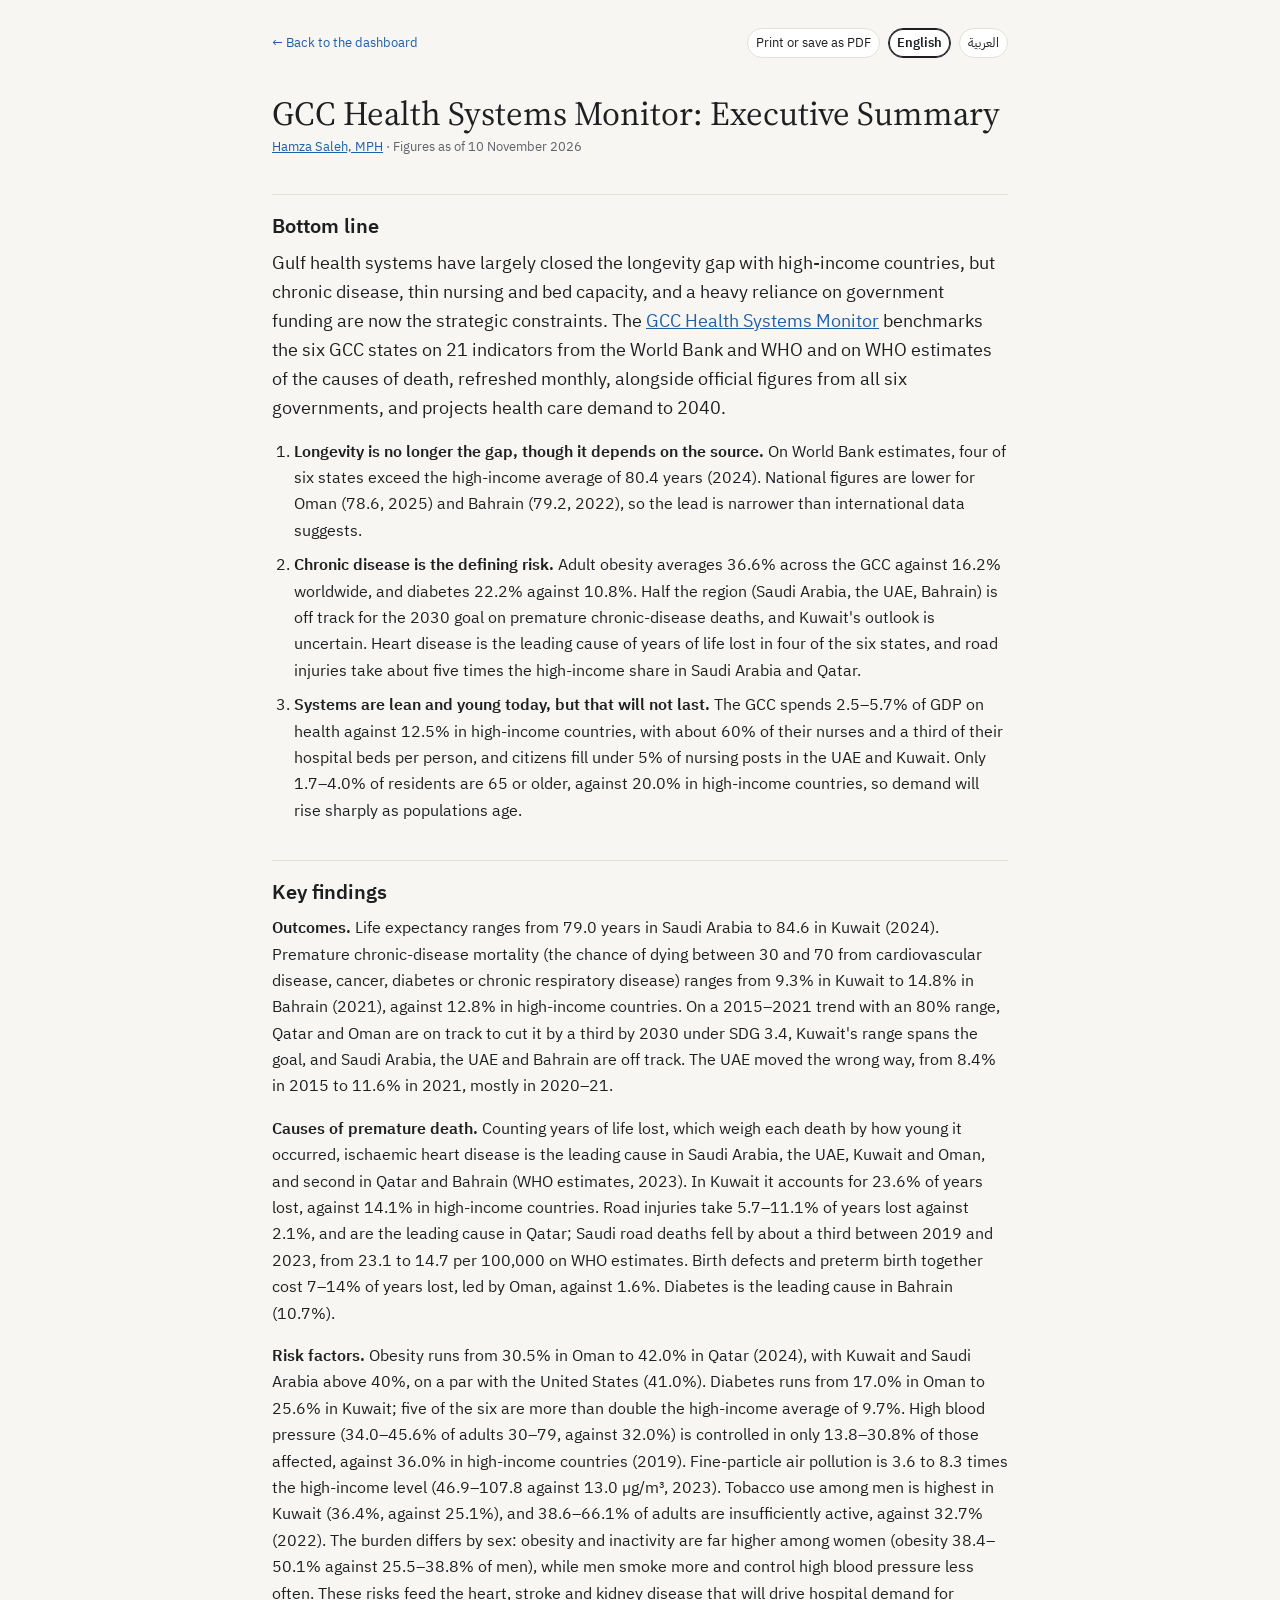
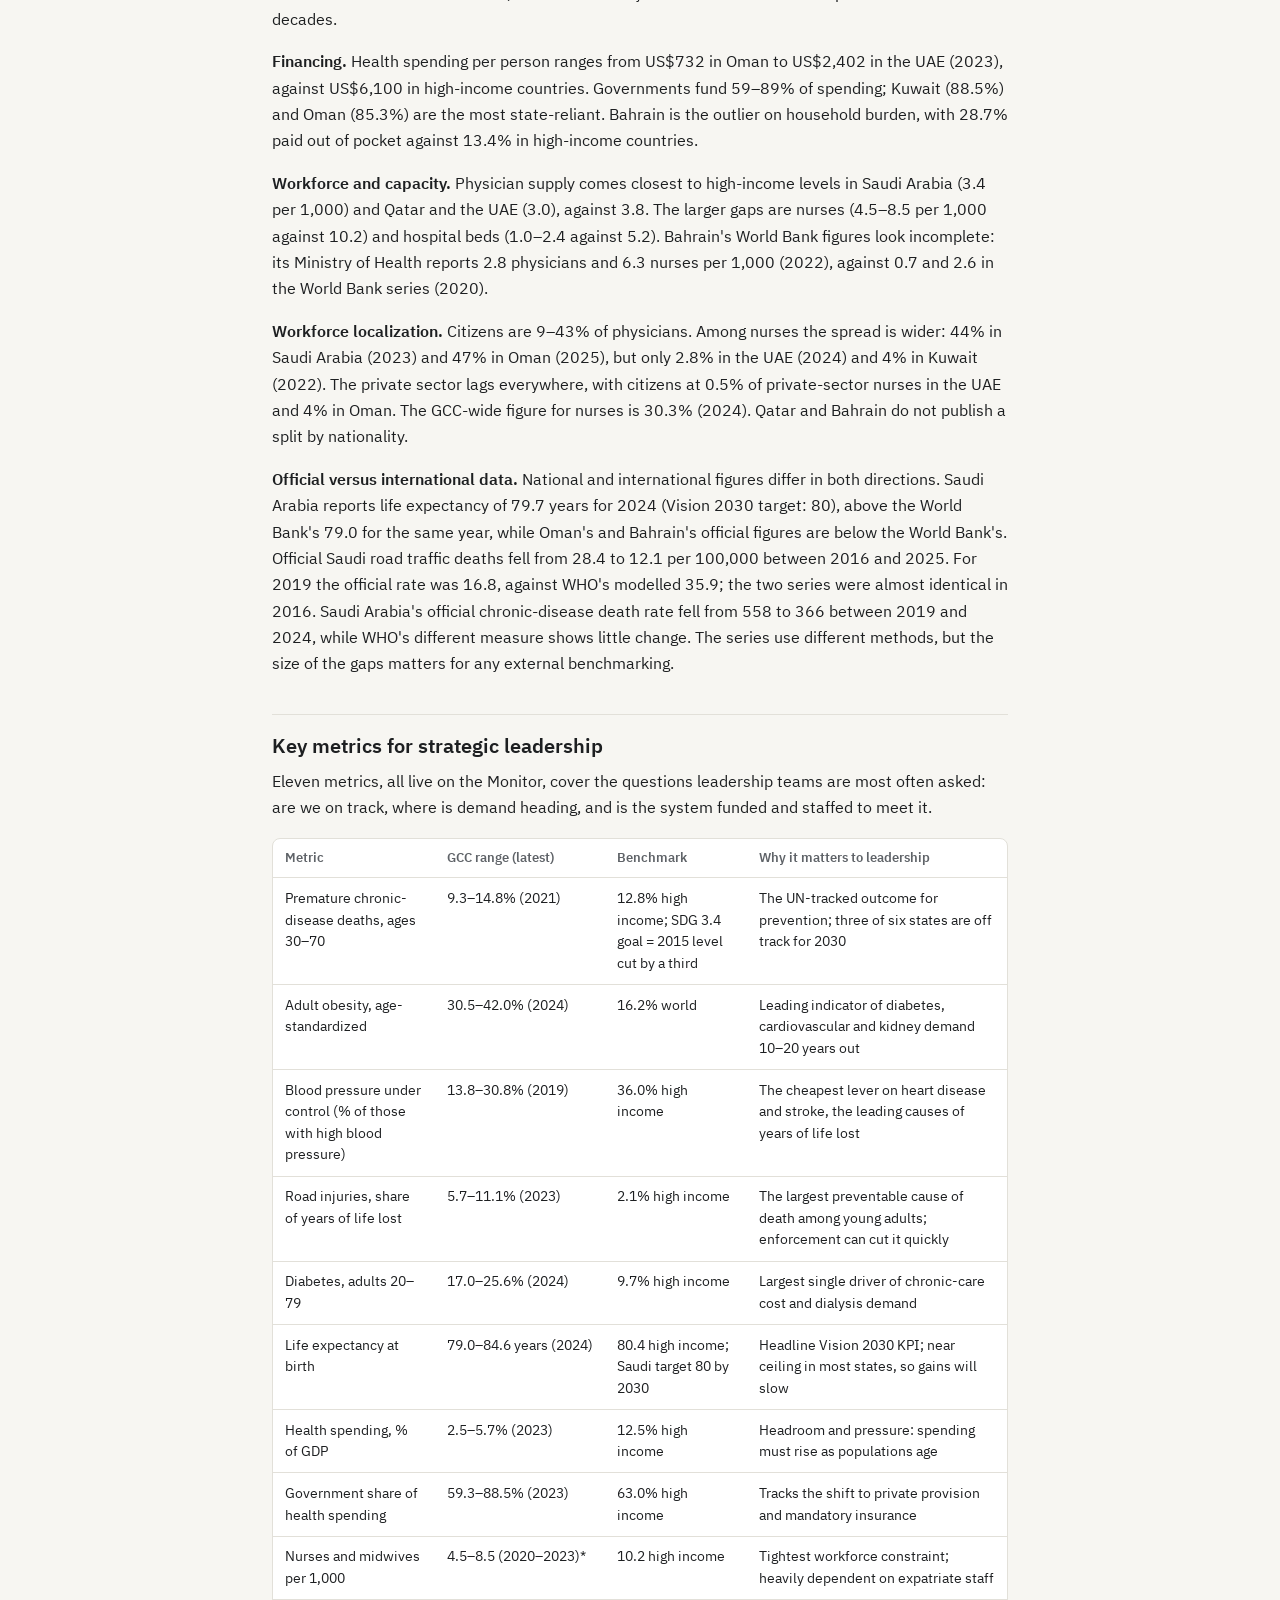
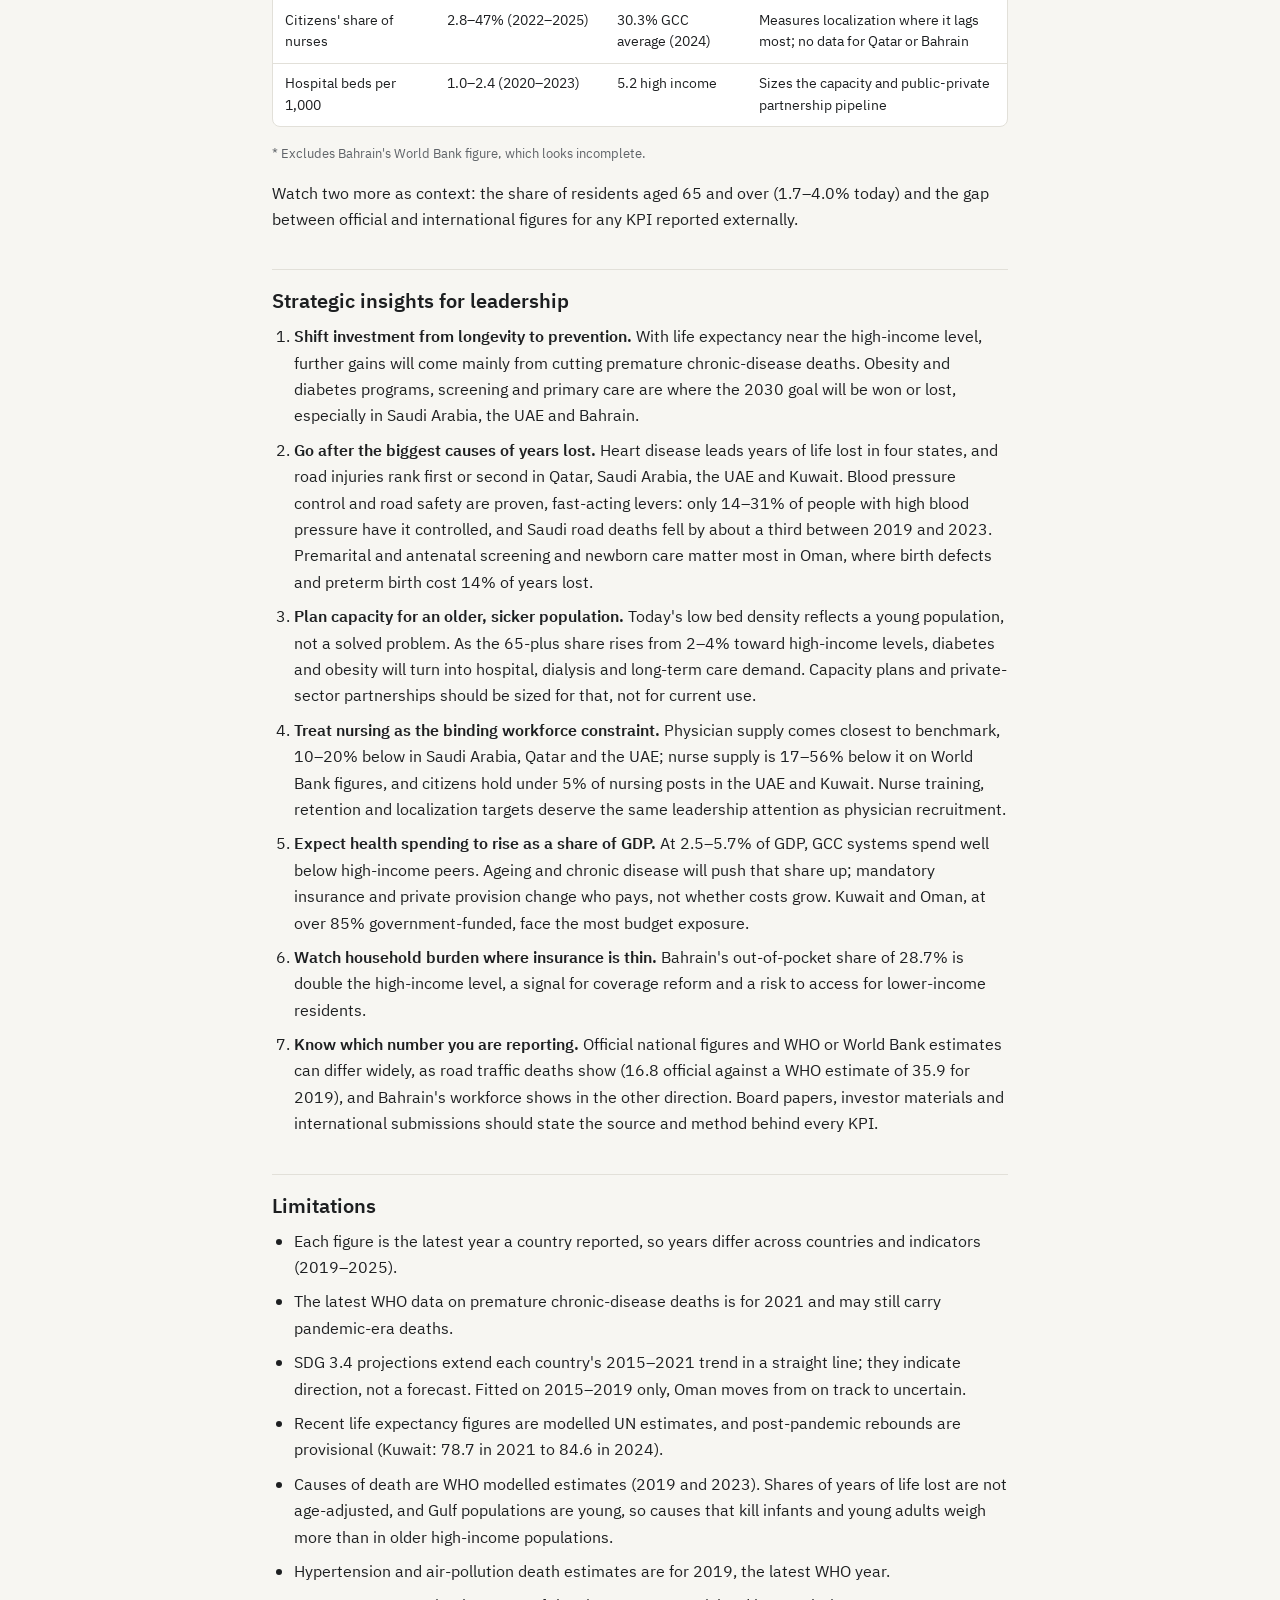
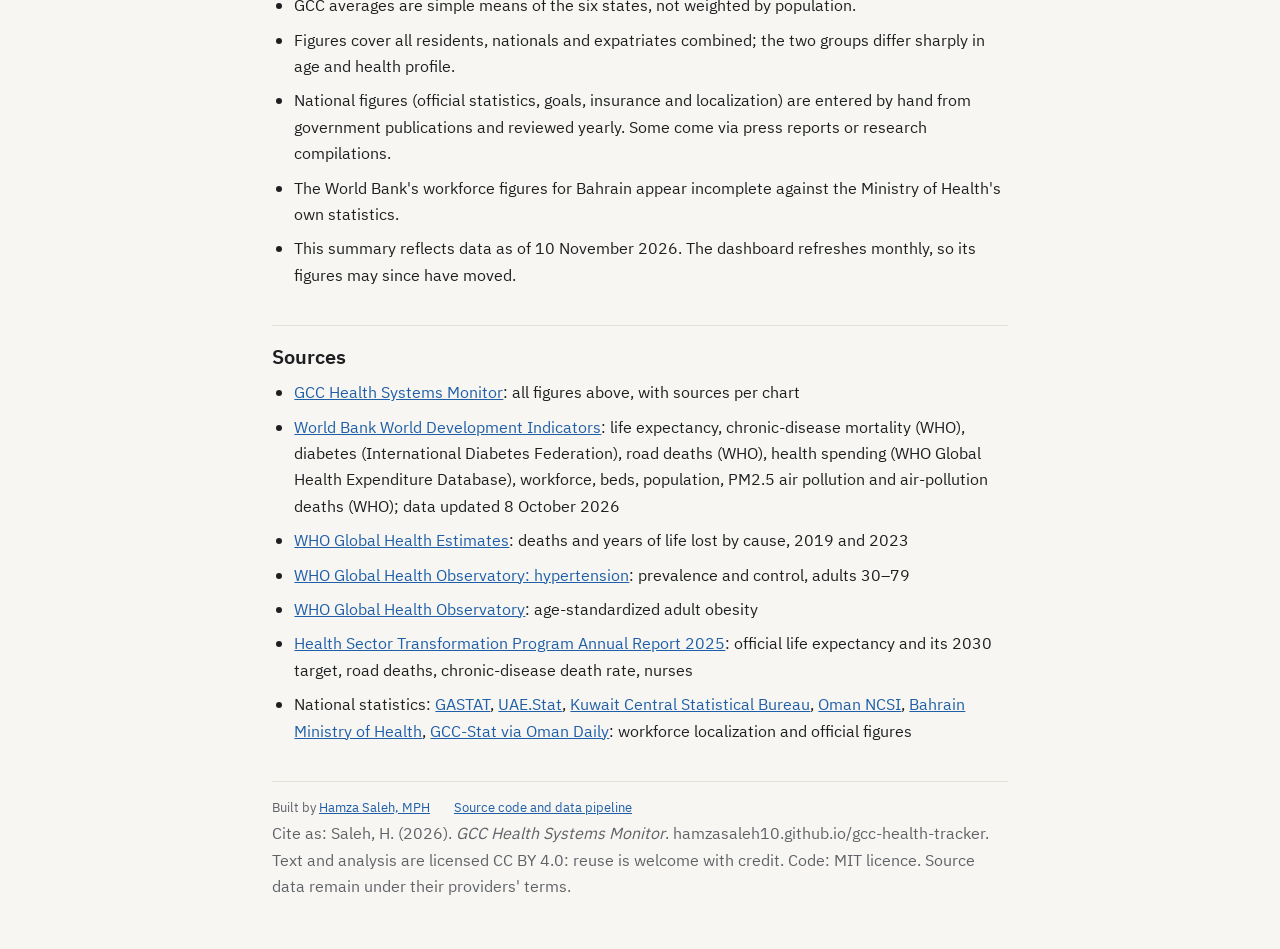
<file: summary.html>
<!doctype html>
<html lang="en" dir="ltr">
<head>
<meta charset="utf-8">
<meta name="viewport" content="width=device-width, initial-scale=1, viewport-fit=cover">
<title>Executive Summary · GCC Health Systems Monitor</title>
<meta name="description" content="Executive summary of the GCC Health Systems Monitor: key findings, eight metrics for strategic leadership and six strategic insights on Gulf health systems.">
<meta property="og:type" content="article">
<meta property="og:title" content="GCC Health Systems: Executive Summary">
<meta property="og:description" content="Key findings, metrics for strategic leadership and strategic insights on the six Gulf health systems. English and Arabic.">
<meta property="og:url" content="https://hamzasaleh10.github.io/gcc-health-tracker/summary.html">
<meta property="og:image" content="https://hamzasaleh10.github.io/gcc-health-tracker/assets/preview.png">
<meta name="twitter:card" content="summary_large_image">
<link rel="icon" href="data:image/svg+xml,%3Csvg xmlns='http://www.w3.org/2000/svg' viewBox='0 0 32 32'%3E%3Crect width='32' height='32' rx='7' fill='%231f5fa8'/%3E%3Cpath d='M9 22V14M16 22V9M23 22V17' stroke='white' stroke-width='3.2' stroke-linecap='round'/%3E%3C/svg%3E">
<link rel="preconnect" href="https://fonts.googleapis.com">
<link rel="preconnect" href="https://fonts.gstatic.com" crossorigin>
<link rel="stylesheet" href="https://fonts.googleapis.com/css2?family=IBM+Plex+Sans+Arabic:wght@400;500;600&family=Source+Serif+4:opsz,wght@8..60,400;8..60,600&display=swap">
<link rel="stylesheet" href="assets/site.css?v=20261107c">
<style>
.es { max-width: 46rem; margin-inline: auto; }
.es:not(.is-ar) [lang="ar"] { display: none !important; }
.es.is-ar [lang="en"] { display: none !important; }
.es.is-ar { direction: rtl; }
.es.is-ar p, .es.is-ar li, .es.is-ar td { line-height: 1.8; }
.es-top { display: flex; flex-wrap: wrap; align-items: center; gap: var(--cds-gap-sm); margin-bottom: var(--cds-gap-xl); }
.es-top a.back { margin-inline-end: auto; font-size: var(--cds-font-size-caption); text-decoration: none; }
.es-top a.back:hover { text-decoration: underline; }
.es-top button {
  font: inherit; font-size: var(--cds-font-size-caption); padding: var(--cds-pad-xs) var(--cds-pad-sm);
  border: 1px solid var(--color-border-line); border-radius: 999px; background: var(--color-panel);
  color: var(--color-fg); cursor: pointer;
}
.es-top button[aria-pressed="true"] { border-color: var(--color-fg); font-weight: 600; box-shadow: inset 0 0 0 1px var(--color-fg); }
.es h1 { font-family: var(--font-anthropic-serif); font-weight: 400; font-size: 2.1rem; line-height: 1.15; margin: 0 0 var(--cds-gap-xs); }
.es .byline { color: var(--color-fg-muted); font-size: var(--cds-font-size-caption); margin: 0 0 var(--cds-gap-xl); }
.es h2 { font-size: 1.25rem; font-weight: 600; margin: var(--cds-gap-xl) 0 var(--cds-gap-sm); padding-top: var(--cds-pad-md); border-top: 1px solid var(--color-border-line); }
.es p, .es li { font-size: 1rem; line-height: 1.65; }
.es p { margin: 0 0 var(--cds-gap-md); }
.es ol, .es ul { padding-inline-start: 1.4rem; margin: 0 0 var(--cds-gap-md); }
.es li { margin-bottom: var(--cds-gap-sm); }
.es .lead { font-size: 1.1rem; }
.es .tablewrap { overflow-x: auto; margin: 0 0 var(--cds-gap-md); border: 1px solid var(--color-border-line); border-radius: var(--cds-radius); background: var(--color-panel); }
.es table { border-collapse: collapse; width: 100%; font-size: 0.9rem; }
.es th, .es td { text-align: start; vertical-align: top; padding: 0.6rem 0.75rem; border-bottom: 1px solid var(--color-border-line); }
.es tr:last-child td { border-bottom: 0; }
.es th { font-weight: 600; color: var(--color-fg-muted); font-size: var(--cds-font-size-caption); white-space: nowrap; }
.es td:nth-child(2) { white-space: nowrap; font-variant-numeric: tabular-nums; }
.es .note { color: var(--color-fg-muted); font-size: var(--cds-font-size-caption); }
.es .callout { background: var(--color-panel); border: 1px solid var(--color-border-line); border-inline-start: 3px solid var(--chart-1); border-radius: var(--cds-radius); padding: var(--cds-pad-md) var(--cds-pad-lg); margin: 0 0 var(--cds-gap-md); }
@media print {
  :root { --color-bg: #fff; --color-panel: #fff; }
  .es-top, .site-foot a { display: none !important; }
  .site { padding: 0; }
  .es h2 { break-after: avoid; }
  .es .tablewrap, .es li { break-inside: avoid; }
  .es a { color: inherit; text-decoration: none; }
}
</style>
</head>
<body>
<main class="site">
<article class="es">

  <nav class="es-top" aria-label="Page">
    <a class="back" href="./"><span lang="en">← Back to the dashboard</span><span lang="ar">→ العودة إلى لوحة المؤشرات</span></a>
    <button type="button" class="print"><span lang="en">Print or save as PDF</span><span lang="ar">طباعة أو حفظ PDF</span></button>
    <button type="button" data-lang="en" aria-pressed="true">English</button>
    <button type="button" data-lang="ar" aria-pressed="false">العربية</button>
  </nav>

  <!-- ===================== ENGLISH ===================== -->
  <div lang="en">
    <h1>GCC Health Systems Monitor: Executive Summary</h1>
    <p class="byline"><a href="https://www.linkedin.com/in/hamza-saleh1/" target="_blank" rel="noopener">Hamza Saleh, MPH</a> · Figures as of 10 November 2026</p>

    <h2>Bottom line</h2>
    <p class="lead">Gulf health systems have largely closed the longevity gap with high-income countries, but chronic disease, thin nursing and bed capacity, and a heavy reliance on government funding are now the strategic constraints. The <a href="./">GCC Health Systems Monitor</a> benchmarks the six GCC states on 21 indicators from the World Bank and WHO and on WHO estimates of the causes of death, refreshed monthly, alongside official figures from all six governments, and projects health care demand to 2040.</p>
    <ol>
      <li><strong>Longevity is no longer the gap, though it depends on the source.</strong> On World Bank estimates, four of six states exceed the high-income average of 80.4 years (2024). National figures are lower for Oman (78.6, 2025) and Bahrain (79.2, 2022), so the lead is narrower than international data suggests.</li>
      <li><strong>Chronic disease is the defining risk.</strong> Adult obesity averages 36.6% across the GCC against 16.2% worldwide, and diabetes 22.2% against 10.8%. Half the region (Saudi Arabia, the UAE, Bahrain) is off track for the 2030 goal on premature chronic-disease deaths, and Kuwait's outlook is uncertain. Heart disease is the leading cause of years of life lost in four of the six states, and road injuries take about five times the high-income share in Saudi Arabia and Qatar.</li>
      <li><strong>Systems are lean and young today, but that will not last.</strong> The GCC spends 2.5–5.7% of GDP on health against 12.5% in high-income countries, with about 60% of their nurses and a third of their hospital beds per person, and citizens fill under 5% of nursing posts in the UAE and Kuwait. Only 1.7–4.0% of residents are 65 or older, against 20.0% in high-income countries, so demand will rise sharply as populations age.</li>
    </ol>

    <h2>Key findings</h2>
    <p><strong>Outcomes.</strong> Life expectancy ranges from 79.0 years in Saudi Arabia to 84.6 in Kuwait (2024). Premature chronic-disease mortality (the chance of dying between 30 and 70 from cardiovascular disease, cancer, diabetes or chronic respiratory disease) ranges from 9.3% in Kuwait to 14.8% in Bahrain (2021), against 12.8% in high-income countries. On a 2015–2021 trend with an 80% range, Qatar and Oman are on track to cut it by a third by 2030 under SDG 3.4, Kuwait's range spans the goal, and Saudi Arabia, the UAE and Bahrain are off track. The UAE moved the wrong way, from 8.4% in 2015 to 11.6% in 2021, mostly in 2020–21.</p>
    <p><strong>Causes of premature death.</strong> Counting years of life lost, which weigh each death by how young it occurred, ischaemic heart disease is the leading cause in Saudi Arabia, the UAE, Kuwait and Oman, and second in Qatar and Bahrain (WHO estimates, 2023). In Kuwait it accounts for 23.6% of years lost, against 14.1% in high-income countries. Road injuries take 5.7–11.1% of years lost against 2.1%, and are the leading cause in Qatar; Saudi road deaths fell by about a third between 2019 and 2023, from 23.1 to 14.7 per 100,000 on WHO estimates. Birth defects and preterm birth together cost 7–14% of years lost, led by Oman, against 1.6%. Diabetes is the leading cause in Bahrain (10.7%).</p>
    <p><strong>Risk factors.</strong> Obesity runs from 30.5% in Oman to 42.0% in Qatar (2024), with Kuwait and Saudi Arabia above 40%, on a par with the United States (41.0%). Diabetes runs from 17.0% in Oman to 25.6% in Kuwait; five of the six are more than double the high-income average of 9.7%. High blood pressure (34.0–45.6% of adults 30–79, against 32.0%) is controlled in only 13.8–30.8% of those affected, against 36.0% in high-income countries (2019). Fine-particle air pollution is 3.6 to 8.3 times the high-income level (46.9–107.8 against 13.0 µg/m³, 2023). Tobacco use among men is highest in Kuwait (36.4%, against 25.1%), and 38.6–66.1% of adults are insufficiently active, against 32.7% (2022). The burden differs by sex: obesity and inactivity are far higher among women (obesity 38.4–50.1% against 25.5–38.8% of men), while men smoke more and control high blood pressure less often. These risks feed the heart, stroke and kidney disease that will drive hospital demand for decades.</p>
    <p><strong>Financing.</strong> Health spending per person ranges from US$732 in Oman to US$2,402 in the UAE (2023), against US$6,100 in high-income countries. Governments fund 59–89% of spending; Kuwait (88.5%) and Oman (85.3%) are the most state-reliant. Bahrain is the outlier on household burden, with 28.7% paid out of pocket against 13.4% in high-income countries.</p>
    <p><strong>Workforce and capacity.</strong> Physician supply comes closest to high-income levels in Saudi Arabia (3.4 per 1,000) and Qatar and the UAE (3.0), against 3.8. The larger gaps are nurses (4.5–8.5 per 1,000 against 10.2) and hospital beds (1.0–2.4 against 5.2). Bahrain's World Bank figures look incomplete: its Ministry of Health reports 2.8 physicians and 6.3 nurses per 1,000 (2022), against 0.7 and 2.6 in the World Bank series (2020).</p>
    <p><strong>Workforce localization.</strong> Citizens are 9–43% of physicians. Among nurses the spread is wider: 44% in Saudi Arabia (2023) and 47% in Oman (2025), but only 2.8% in the UAE (2024) and 4% in Kuwait (2022). The private sector lags everywhere, with citizens at 0.5% of private-sector nurses in the UAE and 4% in Oman. The GCC-wide figure for nurses is 30.3% (2024). Qatar and Bahrain do not publish a split by nationality.</p>
    <p><strong>Official versus international data.</strong> National and international figures differ in both directions. Saudi Arabia reports life expectancy of 79.7 years for 2024 (Vision 2030 target: 80), above the World Bank's 79.0 for the same year, while Oman's and Bahrain's official figures are below the World Bank's. Official Saudi road traffic deaths fell from 28.4 to 12.1 per 100,000 between 2016 and 2025. For 2019 the official rate was 16.8, against WHO's modelled 35.9; the two series were almost identical in 2016. Saudi Arabia's official chronic-disease death rate fell from 558 to 366 between 2019 and 2024, while WHO's different measure shows little change. The series use different methods, but the size of the gaps matters for any external benchmarking.</p>

    <h2>Key metrics for strategic leadership</h2>
    <p>Eleven metrics, all live on the Monitor, cover the questions leadership teams are most often asked: are we on track, where is demand heading, and is the system funded and staffed to meet it.</p>
    <div class="tablewrap">
      <table>
        <thead><tr><th>Metric</th><th>GCC range (latest)</th><th>Benchmark</th><th>Why it matters to leadership</th></tr></thead>
        <tbody>
          <tr><td>Premature chronic-disease deaths, ages 30–70</td><td>9.3–14.8% (2021)</td><td>12.8% high income; SDG 3.4 goal = 2015 level cut by a third</td><td>The UN-tracked outcome for prevention; three of six states are off track for 2030</td></tr>
          <tr><td>Adult obesity, age-standardized</td><td>30.5–42.0% (2024)</td><td>16.2% world</td><td>Leading indicator of diabetes, cardiovascular and kidney demand 10–20 years out</td></tr>
          <tr><td>Blood pressure under control (% of those with high blood pressure)</td><td>13.8–30.8% (2019)</td><td>36.0% high income</td><td>The cheapest lever on heart disease and stroke, the leading causes of years of life lost</td></tr>
          <tr><td>Road injuries, share of years of life lost</td><td>5.7–11.1% (2023)</td><td>2.1% high income</td><td>The largest preventable cause of death among young adults; enforcement can cut it quickly</td></tr>
          <tr><td>Diabetes, adults 20–79</td><td>17.0–25.6% (2024)</td><td>9.7% high income</td><td>Largest single driver of chronic-care cost and dialysis demand</td></tr>
          <tr><td>Life expectancy at birth</td><td>79.0–84.6 years (2024)</td><td>80.4 high income; Saudi target 80 by 2030</td><td>Headline Vision 2030 KPI; near ceiling in most states, so gains will slow</td></tr>
          <tr><td>Health spending, % of GDP</td><td>2.5–5.7% (2023)</td><td>12.5% high income</td><td>Headroom and pressure: spending must rise as populations age</td></tr>
          <tr><td>Government share of health spending</td><td>59.3–88.5% (2023)</td><td>63.0% high income</td><td>Tracks the shift to private provision and mandatory insurance</td></tr>
          <tr><td>Nurses and midwives per 1,000</td><td>4.5–8.5 (2020–2023)*</td><td>10.2 high income</td><td>Tightest workforce constraint; heavily dependent on expatriate staff</td></tr>
          <tr><td>Citizens' share of nurses</td><td>2.8–47% (2022–2025)</td><td>30.3% GCC average (2024)</td><td>Measures localization where it lags most; no data for Qatar or Bahrain</td></tr>
          <tr><td>Hospital beds per 1,000</td><td>1.0–2.4 (2020–2023)</td><td>5.2 high income</td><td>Sizes the capacity and public-private partnership pipeline</td></tr>
        </tbody>
      </table>
    </div>
    <p class="note">* Excludes Bahrain's World Bank figure, which looks incomplete.</p>
    <p>Watch two more as context: the share of residents aged 65 and over (1.7–4.0% today) and the gap between official and international figures for any KPI reported externally.</p>

    <h2>Strategic insights for leadership</h2>
    <ol>
      <li><strong>Shift investment from longevity to prevention.</strong> With life expectancy near the high-income level, further gains will come mainly from cutting premature chronic-disease deaths. Obesity and diabetes programs, screening and primary care are where the 2030 goal will be won or lost, especially in Saudi Arabia, the UAE and Bahrain.</li>
      <li><strong>Go after the biggest causes of years lost.</strong> Heart disease leads years of life lost in four states, and road injuries rank first or second in Qatar, Saudi Arabia, the UAE and Kuwait. Blood pressure control and road safety are proven, fast-acting levers: only 14–31% of people with high blood pressure have it controlled, and Saudi road deaths fell by about a third between 2019 and 2023. Premarital and antenatal screening and newborn care matter most in Oman, where birth defects and preterm birth cost 14% of years lost.</li>
      <li><strong>Plan capacity for an older, sicker population.</strong> Today's low bed density reflects a young population, not a solved problem. As the 65-plus share rises from 2–4% toward high-income levels, diabetes and obesity will turn into hospital, dialysis and long-term care demand. Capacity plans and private-sector partnerships should be sized for that, not for current use.</li>
      <li><strong>Treat nursing as the binding workforce constraint.</strong> Physician supply comes closest to benchmark, 10–20% below in Saudi Arabia, Qatar and the UAE; nurse supply is 17–56% below it on World Bank figures, and citizens hold under 5% of nursing posts in the UAE and Kuwait. Nurse training, retention and localization targets deserve the same leadership attention as physician recruitment.</li>
      <li><strong>Expect health spending to rise as a share of GDP.</strong> At 2.5–5.7% of GDP, GCC systems spend well below high-income peers. Ageing and chronic disease will push that share up; mandatory insurance and private provision change who pays, not whether costs grow. Kuwait and Oman, at over 85% government-funded, face the most budget exposure.</li>
      <li><strong>Watch household burden where insurance is thin.</strong> Bahrain's out-of-pocket share of 28.7% is double the high-income level, a signal for coverage reform and a risk to access for lower-income residents.</li>
      <li><strong>Know which number you are reporting.</strong> Official national figures and WHO or World Bank estimates can differ widely, as road traffic deaths show (16.8 official against a WHO estimate of 35.9 for 2019), and Bahrain's workforce shows in the other direction. Board papers, investor materials and international submissions should state the source and method behind every KPI.</li>
    </ol>

    <h2>Limitations</h2>
    <ul>
      <li>Each figure is the latest year a country reported, so years differ across countries and indicators (2019–2025).</li>
      <li>The latest WHO data on premature chronic-disease deaths is for 2021 and may still carry pandemic-era deaths.</li>
      <li>SDG 3.4 projections extend each country's 2015–2021 trend in a straight line; they indicate direction, not a forecast. Fitted on 2015–2019 only, Oman moves from on track to uncertain.</li>
      <li>Recent life expectancy figures are modelled UN estimates, and post-pandemic rebounds are provisional (Kuwait: 78.7 in 2021 to 84.6 in 2024).</li>
      <li>Causes of death are WHO modelled estimates (2019 and 2023). Shares of years of life lost are not age-adjusted, and Gulf populations are young, so causes that kill infants and young adults weigh more than in older high-income populations.</li>
      <li>Hypertension and air-pollution death estimates are for 2019, the latest WHO year.</li>
      <li>GCC averages are simple means of the six states, not weighted by population.</li>
      <li>Figures cover all residents, nationals and expatriates combined; the two groups differ sharply in age and health profile.</li>
      <li>National figures (official statistics, goals, insurance and localization) are entered by hand from government publications and reviewed yearly. Some come via press reports or research compilations.</li>
      <li>The World Bank's workforce figures for Bahrain appear incomplete against the Ministry of Health's own statistics.</li>
      <li>This summary reflects data as of 10 November 2026. The dashboard refreshes monthly, so its figures may since have moved.</li>
    </ul>

    <h2>Sources</h2>
    <ul>
      <li><a href="./">GCC Health Systems Monitor</a>: all figures above, with sources per chart</li>
      <li><a href="https://data.worldbank.org/indicator">World Bank World Development Indicators</a>: life expectancy, chronic-disease mortality (WHO), diabetes (International Diabetes Federation), road deaths (WHO), health spending (WHO Global Health Expenditure Database), workforce, beds, population, PM2.5 air pollution and air-pollution deaths (WHO); data updated 8 October 2026</li>
      <li><a href="https://www.who.int/data/global-health-estimates">WHO Global Health Estimates</a>: deaths and years of life lost by cause, 2019 and 2023</li>
      <li><a href="https://data.who.int/indicators/i/608DE39">WHO Global Health Observatory: hypertension</a>: prevalence and control, adults 30–79</li>
      <li><a href="https://www.who.int/data/gho/data/indicators/indicator-details/GHO/prevalence-of-obesity-among-adults-bmi--30-(age-standardized-estimate)-(-)">WHO Global Health Observatory</a>: age-standardized adult obesity</li>
      <li><a href="https://www.vision2030.gov.sa/media/y0pc5yc3/health-sector-transformation-report-2025-en.pdf">Health Sector Transformation Program Annual Report 2025</a>: official life expectancy and its 2030 target, road deaths, chronic-disease death rate, nurses</li>
      <li>National statistics: <a href="https://www.stats.gov.sa/documents/d/guest/healthcare-establishments-and-workforce-statistics-2023en-pdf">GASTAT</a>, <a href="https://uaestat.fcsc.gov.ae/">UAE.Stat</a>, <a href="https://www.csb.gov.kw/Pages/Statistics?ID=18&amp;ParentCatID=2">Kuwait Central Statistical Bureau</a>, <a href="https://api.ncsi.gov.om/uploads/pdfs/health_statistics_2026_1788850586.pdf">Oman NCSI</a>, <a href="https://www.moh.gov.bh/Content/Upload/File/638728900890233427-Annual-Health-Statistic-2021-2022--Report_en.pdf">Bahrain Ministry of Health</a>, <a href="https://www.omandaily.om/article/1201459">GCC-Stat via Oman Daily</a>: workforce localization and official figures</li>
    </ul>
  </div>

  <!-- ===================== ARABIC ===================== -->
  <div lang="ar">
    <h1>مرصد الأنظمة الصحية في دول مجلس التعاون الخليجي: الملخص التنفيذي</h1>
    <p class="byline"><a href="https://www.linkedin.com/in/hamza-saleh1/" target="_blank" rel="noopener">حمزة صالح، ماجستير الصحة العامة</a> · الأرقام حتى 10 نوفمبر 2026</p>

    <h2>الخلاصة</h2>
    <p class="lead">سدّت الأنظمة الصحية الخليجية إلى حد كبير فجوة متوسط العمر المتوقع مع الدول مرتفعة الدخل، لكن الأمراض المزمنة، ومحدودية أعداد الممرضين والأسرّة، والاعتماد الكبير على التمويل الحكومي باتت اليوم القيود الاستراتيجية الرئيسية. يقارن <a href="./?lang=ar">مرصد الأنظمة الصحية</a> الدول الست في 21 مؤشرًا من البنك الدولي ومنظمة الصحة العالمية وفي تقديرات المنظمة لأسباب الوفاة، تُحدَّث شهريًا، إلى جانب الأرقام الرسمية للحكومات الست، ويُسقط الطلب على الرعاية الصحية حتى 2040.</p>
    <ol>
      <li><strong>لم يعد متوسط العمر المتوقع هو الفجوة، وإن اختلف ذلك حسب المصدر.</strong> وفق تقديرات البنك الدولي تتجاوز أربع دول من الست متوسط الدول مرتفعة الدخل البالغ 80.4 سنة (2024)، لكن الأرقام الوطنية أدنى لعُمان (78.6، 2025) والبحرين (79.2، 2022)، لذا فالتقدم أضيق مما توحي به البيانات الدولية.</li>
      <li><strong>الأمراض المزمنة هي الخطر الأبرز.</strong> يبلغ متوسط السمنة لدى البالغين 36.6% في دول المجلس مقابل 16.2% عالميًا، والسكري 22.2% مقابل 10.8%. ونصف دول المنطقة (السعودية والإمارات والبحرين) خارج المسار لتحقيق هدف 2030 الخاص بالوفيات المبكرة بالأمراض المزمنة، ووضع الكويت غير محسوم. ومرض القلب الإقفاري هو السبب الأول لسنوات العمر المفقودة في أربع دول من الست، وتستحوذ إصابات الطرق على نحو خمسة أضعاف نسبة الدول مرتفعة الدخل في السعودية وقطر.</li>
      <li><strong>الأنظمة رشيقة وشابة اليوم، لكن ذلك لن يدوم.</strong> تنفق دول المجلس 2.5–5.7% من ناتجها المحلي الإجمالي على الصحة مقابل 12.5% في الدول مرتفعة الدخل، ولديها نحو 60% من أعداد الممرضين وثلث أسرّة المستشفيات للفرد، ولا يشغل المواطنون سوى أقل من 5% من وظائف التمريض في الإمارات والكويت. ولا تتجاوز نسبة من هم في سن 65 فأكثر 1.7–4.0% من السكان مقابل 20.0% في الدول مرتفعة الدخل، لذا سيرتفع الطلب بحدة مع تقدّم السكان في العمر.</li>
    </ol>

    <h2>أبرز النتائج</h2>
    <p><strong>النتائج الصحية.</strong> يتراوح متوسط العمر المتوقع بين 79.0 سنة في السعودية و84.6 سنة في الكويت (2024). ويتراوح معدل الوفيات المبكرة بالأمراض المزمنة (احتمال الوفاة بين 30 و70 عامًا بسبب أمراض القلب والأوعية الدموية أو السرطان أو السكري أو أمراض الجهاز التنفسي المزمنة) بين 9.3% في الكويت و14.8% في البحرين (2021)، مقابل 12.8% في الدول مرتفعة الدخل. ووفق اتجاه 2015–2021 بنطاق ثقة 80%، تسير قطر وعُمان على المسار الصحيح لخفضه بمقدار الثلث بحلول 2030 وفق الهدف 3.4، ويتقاطع نطاق الكويت مع الهدف، بينما السعودية والإمارات والبحرين خارج المسار. وتحركت الإمارات في الاتجاه المعاكس من 8.4% عام 2015 إلى 11.6% عام 2021، ومعظم الارتفاع في 2020–2021.</p>
    <p><strong>أسباب الوفاة المبكرة.</strong> باحتساب سنوات العمر المفقودة، التي تزن كل وفاة بحسب العمر الذي وقعت فيه، يُعد مرض القلب الإقفاري السبب الأول في السعودية والإمارات والكويت وعُمان، والثاني في قطر والبحرين (تقديرات منظمة الصحة العالمية، 2023). وفي الكويت يمثل 23.6% من السنوات المفقودة مقابل 14.1% في الدول مرتفعة الدخل. وتستحوذ إصابات الطرق على 5.7–11.1% من السنوات المفقودة مقابل 2.1%، وهي السبب الأول في قطر؛ وانخفضت وفيات الطرق في السعودية بنحو الثلث بين 2019 و2023، من 23.1 إلى 14.7 لكل 100,000 وفق تقديرات المنظمة. وتكلّف العيوب الخلقية والولادة المبكرة معًا 7–14% من السنوات المفقودة، وتتصدرها عُمان، مقابل 1.6%. والسكري هو السبب الأول في البحرين (10.7%).</p>
    <p><strong>عوامل الخطر.</strong> تتراوح السمنة بين 30.5% في عُمان و42.0% في قطر (2024)، وتتجاوز 40% في الكويت والسعودية، أي ما يعادل مستوى الولايات المتحدة (41.0%). ويتراوح السكري بين 17.0% في عُمان و25.6% في الكويت، وتتجاوز خمس دول من الست ضعف متوسط الدول مرتفعة الدخل البالغ 9.7%. ولا يخضع ارتفاع ضغط الدم (34.0–45.6% من البالغين 30–79 عامًا مقابل 32.0%) للسيطرة إلا لدى 13.8–30.8% من المصابين، مقابل 36.0% في الدول مرتفعة الدخل (2019). ويبلغ التلوث بالجسيمات الدقيقة 3.6 إلى 8.3 أضعاف مستوى الدول مرتفعة الدخل (46.9–107.8 مقابل 13.0 ميكروغرام/م³، 2023). ويبلغ تعاطي التبغ بين الرجال أعلاه في الكويت (36.4% مقابل 25.1%)، ويفتقر 38.6–66.1% من البالغين إلى النشاط البدني الكافي مقابل 32.7% (2022). ويختلف العبء حسب الجنس: فالسمنة والخمول أعلى بكثير بين النساء (السمنة 38.4–50.1% مقابل 25.5–38.8% لدى الرجال)، بينما يدخّن الرجال أكثر ويسيطرون على ارتفاع ضغط الدم أقل. وتغذي هذه المخاطر أمراض القلب والسكتة الدماغية والكلى التي ستقود الطلب على المستشفيات لعقود.</p>
    <p><strong>التمويل.</strong> يتراوح الإنفاق الصحي للفرد بين 732 دولارًا أمريكيًا في عُمان و2,402 دولار في الإمارات (2023)، مقابل 6,100 دولار في الدول مرتفعة الدخل. وتموّل الحكومات 59–89% من الإنفاق، وتعدّ الكويت (88.5%) وعُمان (85.3%) الأكثر اعتمادًا على الدولة. وتبرز البحرين في عبء الأسر، إذ تُدفع 28.7% من النفقات مباشرة من جيوب المرضى مقابل 13.4% في الدول مرتفعة الدخل.</p>
    <p><strong>القوى العاملة والطاقة الاستيعابية.</strong> يأتي عدد الأطباء الأقرب إلى مستويات الدول مرتفعة الدخل في السعودية (3.4 لكل 1,000 نسمة) وقطر والإمارات (3.0) مقابل 3.8. أما الفجوات الأكبر فهي في الممرضين (4.5–8.5 لكل 1,000 مقابل 10.2) وأسرّة المستشفيات (1.0–2.4 مقابل 5.2). وتبدو أرقام البنك الدولي للبحرين غير مكتملة؛ إذ تُعلن وزارة الصحة البحرينية 2.8 طبيب و6.3 ممرض لكل 1,000 نسمة (2022) مقابل 0.7 و2.6 في سلسلة البنك الدولي (2020).</p>
    <p><strong>توطين القوى العاملة.</strong> يشكل المواطنون 9–43% من الأطباء. أما بين الممرضين فالتفاوت أوسع: 44% في السعودية (2023) و47% في عُمان (2025)، لكن 2.8% فقط في الإمارات (2024) و4% في الكويت (2022). ويتأخر القطاع الخاص في كل الدول، إذ لا تتجاوز نسبة المواطنين من ممرضي القطاع الخاص 0.5% في الإمارات و4% في عُمان. وتبلغ النسبة على مستوى دول المجلس 30.3% من الممرضين (2024). ولا تنشر قطر والبحرين توزيعًا حسب الجنسية.</p>
    <p><strong>الأرقام الرسمية مقابل التقديرات الدولية.</strong> تختلف الأرقام الوطنية عن الدولية في الاتجاهين. تُعلن السعودية متوسط عمر متوقع قدره 79.7 سنة لعام 2024 (مستهدف رؤية 2030: 80)، وهو أعلى من تقدير البنك الدولي للعام نفسه (79.0)، بينما الأرقام الرسمية لعُمان والبحرين أدنى من أرقام البنك الدولي. وانخفضت وفيات حوادث الطرق الرسمية في السعودية من 28.4 إلى 12.1 لكل 100,000 نسمة بين 2016 و2025. وفي عام 2019 بلغ المعدل الرسمي 16.8 مقابل 35.9 في تقدير منظمة الصحة العالمية المُنمذَج، وكانت السلسلتان متطابقتين تقريبًا في 2016. كما انخفض المعدل الرسمي للوفيات بالأمراض المزمنة في السعودية من 558 إلى 366 بين 2019 و2024، بينما يُظهر مقياس المنظمة المختلف تغيرًا طفيفًا. تعتمد السلاسل منهجيات مختلفة، لكن حجم الفجوات مهم في أي مقارنة خارجية.</p>

    <h2>المؤشرات الرئيسية للقيادة الاستراتيجية</h2>
    <p>تغطي أحد عشر مؤشرًا، جميعها متاحة ومحدّثة في المرصد، الأسئلة التي تُطرح على القيادات في الغالب: هل نحن على المسار الصحيح؟ وإلى أين يتجه الطلب؟ وهل النظام ممول ومزوّد بالكوادر الكافية لتلبيته؟</p>
    <div class="tablewrap">
      <table>
        <thead><tr><th>المؤشر</th><th>النطاق الخليجي (الأحدث)</th><th>المعيار المرجعي</th><th>أهميته للقيادة</th></tr></thead>
        <tbody>
          <tr><td>الوفيات المبكرة بالأمراض المزمنة، 30–70 عامًا</td><td>9.3–14.8% (2021)</td><td>12.8% للدول مرتفعة الدخل؛ هدف 3.4 = مستوى 2015 مخفّضًا بمقدار الثلث</td><td>المؤشر الذي ترصده الأمم المتحدة للوقاية؛ ثلاث دول من ست خارج المسار لعام 2030</td></tr>
          <tr><td>السمنة لدى البالغين، معيارية حسب العمر</td><td>30.5–42.0% (2024)</td><td>16.2% عالميًا</td><td>مؤشر استباقي للطلب على علاج السكري وأمراض القلب والكلى بعد 10–20 عامًا</td></tr>
          <tr><td>ضغط الدم تحت السيطرة (% من المصابين بارتفاع ضغط الدم)</td><td>13.8–30.8% (2019)</td><td>36.0% للدول مرتفعة الدخل</td><td>أقل الأدوات كلفة للحد من أمراض القلب والسكتة الدماغية، أبرز أسباب سنوات العمر المفقودة</td></tr>
          <tr><td>إصابات الطرق، النسبة من سنوات العمر المفقودة</td><td>5.7–11.1% (2023)</td><td>2.1% للدول مرتفعة الدخل</td><td>أكبر سبب وفاة يمكن الوقاية منه بين الشباب؛ ويمكن للإنفاذ أن يخفضه بسرعة</td></tr>
          <tr><td>السكري، البالغون 20–79 عامًا</td><td>17.0–25.6% (2024)</td><td>9.7% للدول مرتفعة الدخل</td><td>أكبر محرّك منفرد لتكلفة الرعاية المزمنة والطلب على الغسيل الكلوي</td></tr>
          <tr><td>العمر المتوقع عند الولادة</td><td>79.0–84.6 سنة (2024)</td><td>80.4 للدول مرتفعة الدخل؛ مستهدف السعودية 80 بحلول 2030</td><td>مؤشر رئيسي في رؤية 2030؛ يقترب من سقفه في معظم الدول، لذا ستتباطأ المكاسب</td></tr>
          <tr><td>الإنفاق الصحي، % من الناتج المحلي</td><td>2.5–5.7% (2023)</td><td>12.5% للدول مرتفعة الدخل</td><td>هامش وضغط معًا: يجب أن يرتفع الإنفاق مع تقدّم السكان في العمر</td></tr>
          <tr><td>الحصة الحكومية من الإنفاق الصحي</td><td>59.3–88.5% (2023)</td><td>63.0% للدول مرتفعة الدخل</td><td>يرصد التحول نحو تقديم الخدمات من القطاع الخاص والتأمين الإلزامي</td></tr>
          <tr><td>الممرضون والقابلات لكل 1,000 نسمة</td><td>4.5–8.5 (2020–2023)*</td><td>10.2 للدول مرتفعة الدخل</td><td>أشد قيود القوى العاملة؛ اعتماد كبير على الكوادر الوافدة</td></tr>
          <tr><td>نسبة المواطنين من الممرضين</td><td>2.8–47% (2022–2025)</td><td>30.3% المتوسط الخليجي (2024)</td><td>يقيس التوطين حيث يتأخر أكثر؛ لا بيانات لقطر أو البحرين</td></tr>
          <tr><td>أسرّة المستشفيات لكل 1,000 نسمة</td><td>1.0–2.4 (2020–2023)</td><td>5.2 للدول مرتفعة الدخل</td><td>يحدد حجم مشروعات الطاقة الاستيعابية والشراكة بين القطاعين العام والخاص</td></tr>
        </tbody>
      </table>
    </div>
    <p class="note">* باستثناء رقم البنك الدولي للبحرين الذي يبدو غير مكتمل.</p>
    <p>وتجدر متابعة مؤشرين إضافيين للسياق: نسبة السكان في سن 65 فأكثر (1.7–4.0% حاليًا)، والفجوة بين الأرقام الرسمية والدولية لأي مؤشر يُعلن خارجيًا.</p>

    <h2>رؤى استراتيجية للقيادة</h2>
    <ol>
      <li><strong>تحويل الاستثمار من إطالة العمر إلى الوقاية.</strong> مع اقتراب متوسط العمر المتوقع من مستوى الدول مرتفعة الدخل، ستأتي المكاسب الإضافية أساسًا من خفض الوفيات المبكرة بالأمراض المزمنة. فبرامج مكافحة السمنة والسكري والفحص المبكر والرعاية الأولية هي ما سيحسم تحقيق هدف 2030، لا سيما في السعودية والإمارات والبحرين.</li>
      <li><strong>استهداف أكبر أسباب السنوات المفقودة.</strong> يتصدر مرض القلب الإقفاري سنوات العمر المفقودة في أربع دول، وتحتل إصابات الطرق المرتبة الأولى أو الثانية في قطر والسعودية والإمارات والكويت. والسيطرة على ضغط الدم والسلامة على الطرق أدوات مجربة وسريعة الأثر: إذ لا يخضع ارتفاع الضغط للسيطرة إلا لدى 14–31% من المصابين، وانخفضت وفيات الطرق في السعودية بنحو الثلث بين 2019 و2023. ويكتسب الفحص قبل الزواج وأثناء الحمل ورعاية المواليد أهمية أكبر في عُمان، حيث تكلّف العيوب الخلقية والولادة المبكرة 14% من السنوات المفقودة.</li>
      <li><strong>التخطيط للطاقة الاستيعابية لسكان أكبر سنًا وأكثر مرضًا.</strong> تعكس الكثافة المنخفضة للأسرّة اليوم تركيبة سكانية شابة، لا مشكلة محلولة. ومع ارتفاع نسبة من هم في سن 65 فأكثر من 2–4% نحو مستويات الدول مرتفعة الدخل، سيتحول السكري والسمنة إلى طلب على المستشفيات والغسيل الكلوي والرعاية طويلة الأمد، وينبغي أن تُصمَّم خطط الطاقة الاستيعابية والشراكات مع القطاع الخاص على هذا الأساس لا على الاستخدام الحالي.</li>
      <li><strong>اعتبار التمريض القيد الحاسم في القوى العاملة.</strong> يأتي عدد الأطباء الأقرب إلى المعيار المرجعي، إذ يقل عنه بنسبة 10–20% في السعودية وقطر والإمارات، بينما يقل عدد الممرضين عنه بنسبة 17–56% وفق أرقام البنك الدولي، ولا يشغل المواطنون سوى أقل من 5% من وظائف التمريض في الإمارات والكويت. وتستحق مستهدفات تدريب الممرضين واستبقائهم وتوطين الوظائف القدر نفسه من اهتمام القيادة الذي يحظى به استقطاب الأطباء.</li>
      <li><strong>توقّع ارتفاع الإنفاق الصحي كنسبة من الناتج المحلي.</strong> عند 2.5–5.7% من الناتج المحلي، تنفق الأنظمة الخليجية أقل بكثير من نظيراتها مرتفعة الدخل. وسيدفع التقدّم في العمر والأمراض المزمنة هذه النسبة إلى الارتفاع، فالتأمين الإلزامي ومشاركة القطاع الخاص يغيّران من يدفع لا حجم التكاليف. وتواجه الكويت وعُمان، بتمويل حكومي يتجاوز 85%، أكبر انكشاف على الميزانية العامة.</li>
      <li><strong>مراقبة العبء على الأسر حيث تضعف التغطية التأمينية.</strong> تبلغ حصة المدفوعات المباشرة في البحرين 28.7%، أي ضعف مستوى الدول مرتفعة الدخل، وهي إشارة إلى الحاجة لإصلاح التغطية وخطر على وصول ذوي الدخل المحدود إلى الخدمات.</li>
      <li><strong>معرفة مصدر الرقم المُعلَن.</strong> قد تختلف الأرقام الوطنية الرسمية وتقديرات منظمة الصحة العالمية أو البنك الدولي اختلافًا كبيرًا، كما تُظهر وفيات حوادث الطرق (16.8 رسميًا مقابل تقدير المنظمة البالغ 35.9 لعام 2019)، وكما تُظهر أرقام القوى العاملة في البحرين في الاتجاه المعاكس. وينبغي أن توضح أوراق مجالس الإدارة ومواد المستثمرين والتقارير الدولية مصدر كل مؤشر ومنهجيته.</li>
    </ol>

    <h2>حدود التحليل</h2>
    <ul>
      <li>يعرض كل رقم أحدث سنة أبلغت عنها الدولة، لذا تختلف السنوات بين الدول والمؤشرات (2019–2025).</li>
      <li>أحدث بيانات منظمة الصحة العالمية عن الوفيات المبكرة بالأمراض المزمنة تعود إلى 2021، وقد تتضمن وفيات مرتبطة بالجائحة.</li>
      <li>تمدّ إسقاطات الهدف 3.4 اتجاه كل دولة بين 2015 و2021 خطيًا، وهي تشير إلى الاتجاه لا إلى توقعات دقيقة. وعند الاقتصار على 2015–2019 تنتقل عُمان من «على المسار» إلى «غير محسوم».</li>
      <li>أرقام العمر المتوقع الأخيرة تقديرات مُنمذجة من الأمم المتحدة، والارتدادات بعد الجائحة مؤقتة (الكويت: 78.7 في 2021 إلى 84.6 في 2024).</li>
      <li>أسباب الوفاة تقديرات مُنمذجة من منظمة الصحة العالمية (2019 و2023). ونسب سنوات العمر المفقودة غير معدّلة حسب العمر، وسكان الخليج شباب، لذا تزن الأسباب التي تودي بحياة الرضّع والشباب أكثر مما في الدول مرتفعة الدخل الأكبر سنًا.</li>
      <li>تقديرات ارتفاع ضغط الدم والوفيات المرتبطة بتلوث الهواء لعام 2019، وهو أحدث عام لدى المنظمة.</li>
      <li>المتوسطات الخليجية متوسطات بسيطة للدول الست، غير مرجّحة بعدد السكان.</li>
      <li>تشمل الأرقام جميع المقيمين من مواطنين ووافدين معًا، وتختلف المجموعتان كثيرًا في العمر والحالة الصحية.</li>
      <li>تُدخل الأرقام الوطنية (الإحصاءات الرسمية والأهداف والتأمين والتوطين) يدويًا من المنشورات الحكومية وتُراجع سنويًا، وبعضها مأخوذ من تقارير صحفية أو تجميعات بحثية.</li>
      <li>تبدو أرقام البنك الدولي للقوى العاملة في البحرين غير مكتملة مقارنة بإحصاءات وزارة الصحة البحرينية.</li>
      <li>يعكس هذا الملخص البيانات حتى 10 نوفمبر 2026. تُحدَّث لوحة المؤشرات شهريًا، لذا قد تكون أرقامها قد تغيرت منذ ذلك الحين.</li>
    </ul>

    <h2>المصادر</h2>
    <ul>
      <li><a href="./?lang=ar">مرصد الأنظمة الصحية في دول مجلس التعاون الخليجي</a>: جميع الأرقام الواردة أعلاه، مع مصدر كل رسم بياني</li>
      <li><a href="https://data.worldbank.org/indicator">مؤشرات التنمية العالمية للبنك الدولي</a>: العمر المتوقع، والوفيات بالأمراض المزمنة (منظمة الصحة العالمية)، والسكري (الاتحاد الدولي للسكري)، ووفيات الطرق (منظمة الصحة العالمية)، والإنفاق الصحي (قاعدة بيانات الإنفاق الصحي العالمي)، والقوى العاملة، والأسرّة، والسكان، والتلوث بالجسيمات الدقيقة والوفيات المرتبطة بتلوث الهواء (منظمة الصحة العالمية)؛ آخر تحديث 8 أكتوبر 2026</li>
      <li><a href="https://www.who.int/data/global-health-estimates">تقديرات الصحة العالمية لمنظمة الصحة العالمية</a>: الوفيات وسنوات العمر المفقودة حسب السبب، 2019 و2023</li>
      <li><a href="https://data.who.int/indicators/i/608DE39">المرصد الصحي العالمي لمنظمة الصحة العالمية: ارتفاع ضغط الدم</a>: الانتشار والسيطرة، البالغون 30–79 عامًا</li>
      <li><a href="https://www.who.int/data/gho/data/indicators/indicator-details/GHO/prevalence-of-obesity-among-adults-bmi--30-(age-standardized-estimate)-(-)">المرصد الصحي العالمي لمنظمة الصحة العالمية</a>: السمنة لدى البالغين، معيارية حسب العمر</li>
      <li><a href="https://www.vision2030.gov.sa/media/y0pc5yc3/health-sector-transformation-report-2025-en.pdf">التقرير السنوي لبرنامج تحول القطاع الصحي 2025</a>: العمر المتوقع الرسمي ومستهدفه لعام 2030 ووفيات الطرق ومعدل الوفيات بالأمراض المزمنة والممرضون</li>
      <li>الإحصاءات الوطنية: <a href="https://www.stats.gov.sa/documents/d/guest/healthcare-establishments-and-workforce-statistics-2023en-pdf">الهيئة العامة للإحصاء</a>، <a href="https://uaestat.fcsc.gov.ae/">UAE.Stat</a>، <a href="https://www.csb.gov.kw/Pages/Statistics?ID=18&amp;ParentCatID=2">الإدارة المركزية للإحصاء بالكويت</a>، <a href="https://api.ncsi.gov.om/uploads/pdfs/health_statistics_2026_1788850586.pdf">المركز الوطني للإحصاء والمعلومات بعُمان</a>، <a href="https://www.moh.gov.bh/Content/Upload/File/638728900890233427-Annual-Health-Statistic-2021-2022--Report_en.pdf">وزارة الصحة البحرينية</a>، <a href="https://www.omandaily.om/article/1201459">المركز الإحصائي الخليجي عبر جريدة عُمان</a>: توطين القوى العاملة والأرقام الرسمية</li>
    </ul>
  </div>

  <footer class="site-foot">
    <span><span lang="en">Built by <a href="https://www.linkedin.com/in/hamza-saleh1/" target="_blank" rel="noopener">Hamza Saleh, MPH</a></span><span lang="ar">إعداد: <a href="https://www.linkedin.com/in/hamza-saleh1/" target="_blank" rel="noopener">حمزة صالح، ماجستير الصحة العامة</a></span></span>
    <a href="https://github.com/hamzasaleh10/gcc-health-tracker"><span lang="en">Source code and data pipeline</span><span lang="ar">الشيفرة المصدرية ومسار البيانات</span></a>
      <p class="site-cite"><span lang="en">Cite as: Saleh, H. (2026). <i>GCC Health Systems Monitor</i>. hamzasaleh10.github.io/gcc-health-tracker. Text and analysis are licensed CC BY 4.0: reuse is welcome with credit. Code: MIT licence. Source data remain under their providers' terms.</span><span lang="ar">يُستشهد به كالتالي: صالح، ح. (2026). <i>مرصد الأنظمة الصحية في دول مجلس التعاون الخليجي</i>. hamzasaleh10.github.io/gcc-health-tracker. النصوص والتحليلات مرخّصة بموجب CC BY 4.0: إعادة الاستخدام مرحّب بها مع ذكر المصدر. الشيفرة: رخصة MIT. وتخضع البيانات المصدرية لشروط الجهات التي تنشرها.</span></p>
</footer>
</article>
</main>

<script>
(function () {
  const root = document.querySelector('.es');
  const langOf = () => (new URLSearchParams(location.search).get('lang') === 'ar' ? 'ar' : 'en');
  const apply = (lang) => {
    const ar = lang === 'ar';
    root.classList.toggle('is-ar', ar);
    document.documentElement.lang = lang;
    document.documentElement.dir = ar ? 'rtl' : 'ltr';
    document.title = ar ? 'الملخص التنفيذي · مرصد الأنظمة الصحية الخليجية' : 'Executive Summary · GCC Health Systems Monitor';
    root.querySelectorAll('[data-lang]').forEach((b) => b.setAttribute('aria-pressed', String(b.dataset.lang === lang)));
    root.querySelectorAll('a.back').forEach((a) => a.setAttribute('href', ar ? './?lang=ar' : './'));
  };
  root.querySelectorAll('[data-lang]').forEach((b) => b.addEventListener('click', () => {
    const lang = b.dataset.lang;
    history.replaceState(null, '', location.pathname + (lang === 'ar' ? '?lang=ar' : ''));
    apply(lang);
  }));
  root.querySelectorAll('button.print').forEach((b) => b.addEventListener('click', () => window.print()));
  apply(langOf());
})();
</script>
</body>
</html>
</file>
<file: assets/site.css>
/* Site shell and design tokens. The page's own styles are in index.html. */
:root {
  color-scheme: light;
  --font-anthropic-sans: "IBM Plex Sans Arabic", "IBM Plex Sans", system-ui, -apple-system, "Segoe UI", sans-serif;
  --font-anthropic-serif: "Source Serif 4", Georgia, "Times New Roman", serif;

  --color-bg: #f7f6f2;
  --color-panel: #ffffff;
  --color-fg: #1d1f21;
  --color-fg-muted: #5f6368;
  --color-border-line: #e2e0d9;
  --color-ok: #1e7a46;
  --color-warn: #9a6400;
  --color-bad: #b3261e;

  --chart-1: #1f5fa8;
  --chart-2: #c2571a;
  --chart-3: #2e8540;
  --chart-4: #7b4fa0;
  --chart-5: #b0882a;
  --chart-6: #3a8fa3;
  --chart-7: #a4426b;
  --chart-8: #6d6d6d;

  --cds-chart-muted: #b9bcc2;
  --cds-chart-grid: #ecebe6;
  --cds-chart-axis: #9aa0a6;
  --cds-chart-reference: #6f747a;
  --cds-text-secondary: #5f6368;
  --cds-surface-popover: #ffffff;
  --cds-border: #d9d7cf;
  --cds-shadow-popover: 0 4px 16px rgba(0, 0, 0, 0.12);

  --cds-font-size-caption: 0.8125rem;
  --cds-font-size-body: 0.95rem;
  --cds-font-size-heading: 1.125rem;
  --cds-font-size-title: 1.9rem;
  --cds-font-weight-medium: 600;

  --cds-gap-xs: 0.25rem;
  --cds-gap-sm: 0.5rem;
  --cds-gap-md: 1rem;
  --cds-gap-lg: 1.5rem;
  --cds-gap-xl: 2.25rem;
  --cds-pad-xs: 0.25rem;
  --cds-pad-sm: 0.5rem;
  --cds-pad-md: 1rem;
  --cds-pad-lg: 1.25rem;
  --cds-radius: 8px;
  --cds-dur-slow: 0.3s;
}

@media (prefers-color-scheme: dark) {
  :root:not([data-theme="light"]) {
    color-scheme: dark;
    --color-bg: #121416;
    --color-panel: #1b1e21;
    --color-fg: #e8eaed;
    --color-fg-muted: #a0a6ad;
    --color-border-line: #2d3136;
    --color-ok: #6fcf97;
    --color-warn: #e5b45a;
    --color-bad: #f28b82;
    --chart-1: #7fb0ec;
    --chart-2: #f0a06a;
    --chart-3: #7fd18f;
    --chart-4: #c3a2e3;
    --chart-5: #dcc070;
    --chart-6: #7cc8d8;
    --chart-7: #e48fb2;
    --chart-8: #b0b0b0;
    --cds-chart-muted: #4b5157;
    --cds-chart-grid: #262a2e;
    --cds-chart-axis: #6b7177;
    --cds-chart-reference: #9aa0a6;
    --cds-text-secondary: #a0a6ad;
    --cds-surface-popover: #23272b;
    --cds-border: #3a3f45;
    --cds-shadow-popover: 0 4px 16px rgba(0, 0, 0, 0.5);
  }
}

* { box-sizing: border-box; }
html { -webkit-text-size-adjust: 100%; }
body {
  margin: 0;
  background: var(--color-bg);
  color: var(--color-fg);
  font-family: var(--font-anthropic-sans);
  font-size: var(--cds-font-size-body);
  line-height: 1.5;
}
.site {
  max-width: 1120px;
  margin-inline: auto;
  padding: 28px max(16px, env(safe-area-inset-left)) 48px max(16px, env(safe-area-inset-right));
}
.site b, .site strong { font-weight: 600; }
.site a { color: var(--chart-1); }
.site-foot {
  margin-top: var(--cds-gap-xl);
  padding-top: var(--cds-pad-md);
  border-top: 1px solid var(--color-border-line);
  display: flex;
  flex-wrap: wrap;
  gap: var(--cds-gap-xs) var(--cds-gap-lg);
  font-size: var(--cds-font-size-caption);
  color: var(--color-fg-muted);
}
.site-foot .sep { flex: 1 1 auto; }
.site-foot .site-cite { flex-basis: 100%; margin: 0; }

/* Loading placeholder */
.dash-skeleton {
  background: linear-gradient(90deg, var(--color-border-line) 0%, var(--color-panel) 50%, var(--color-border-line) 100%);
  background-size: 200% 100%;
  border-radius: var(--cds-radius);
  opacity: 0.6;
}
@media (prefers-reduced-motion: no-preference) {
  .dash-skeleton { animation: gx-shimmer 1.4s ease-in-out infinite; }
}
@keyframes gx-shimmer { from { background-position: 200% 0; } to { background-position: -200% 0; } }
</file>
